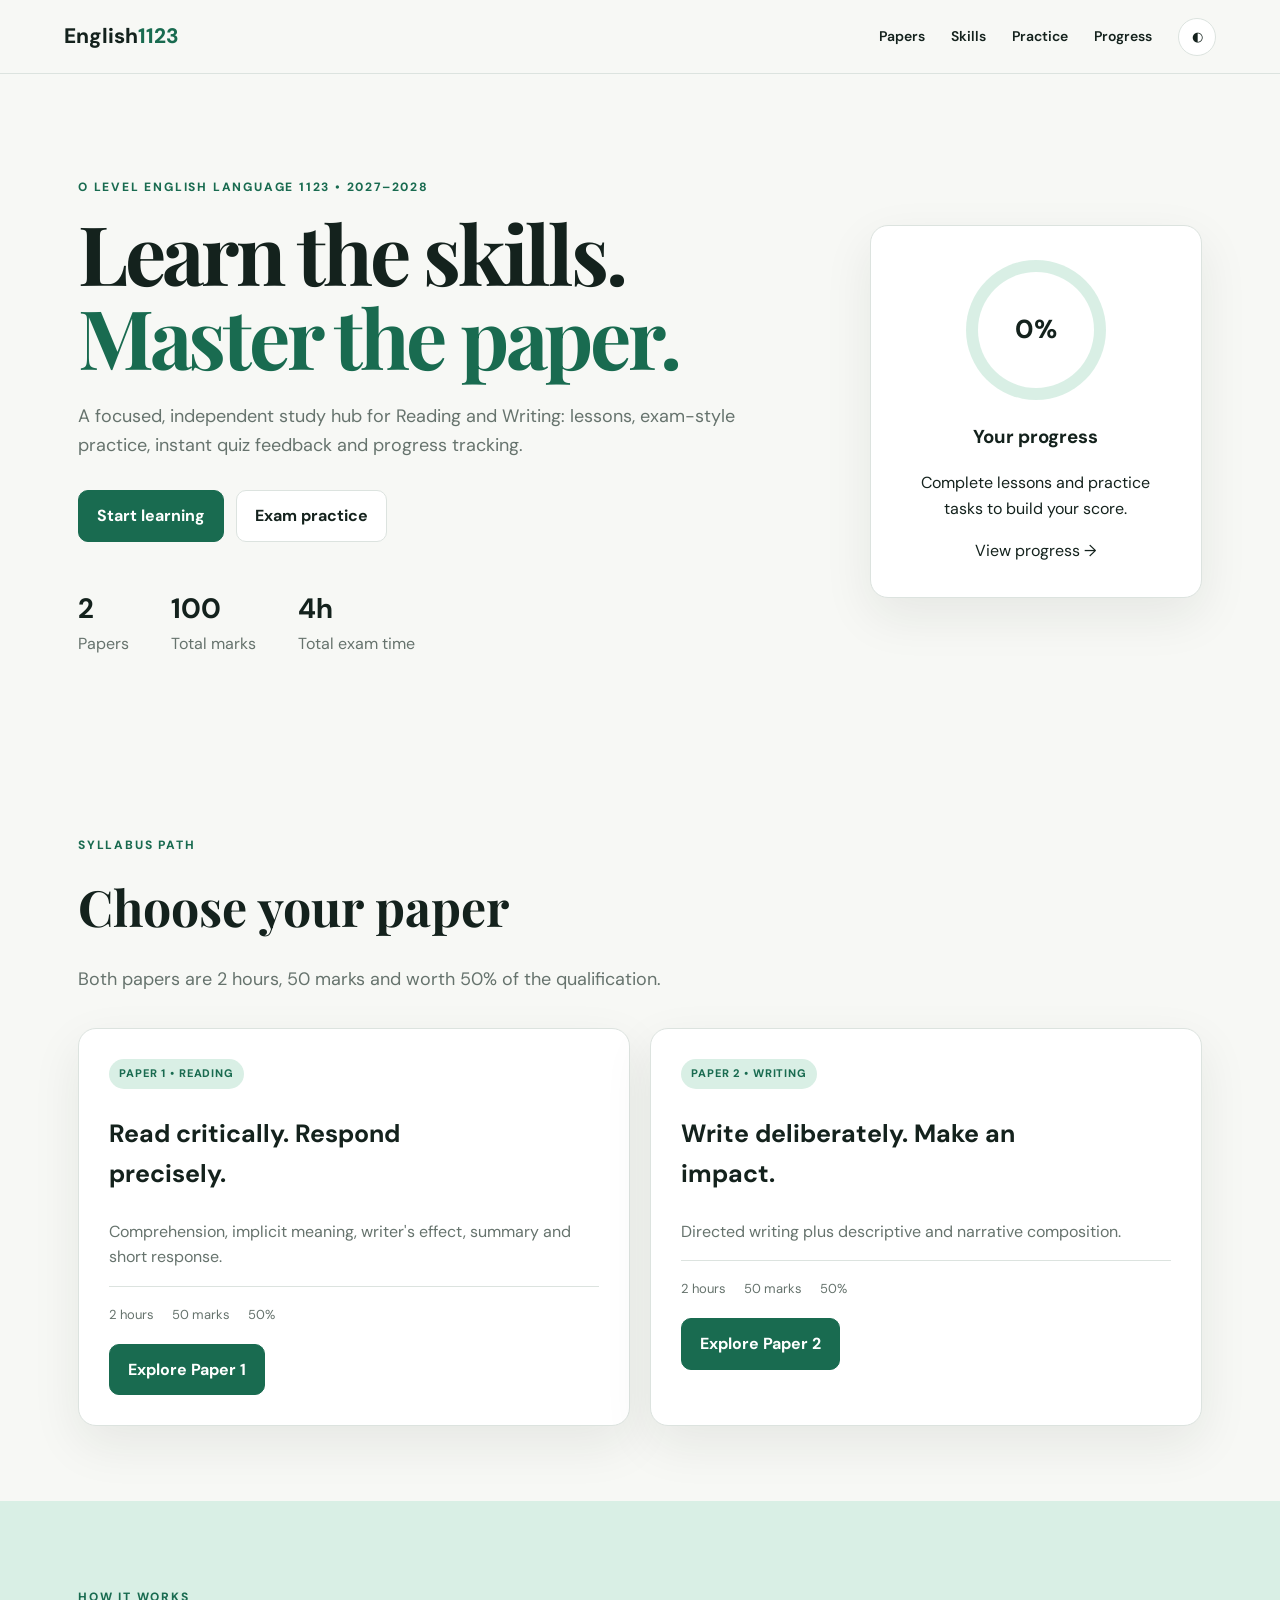
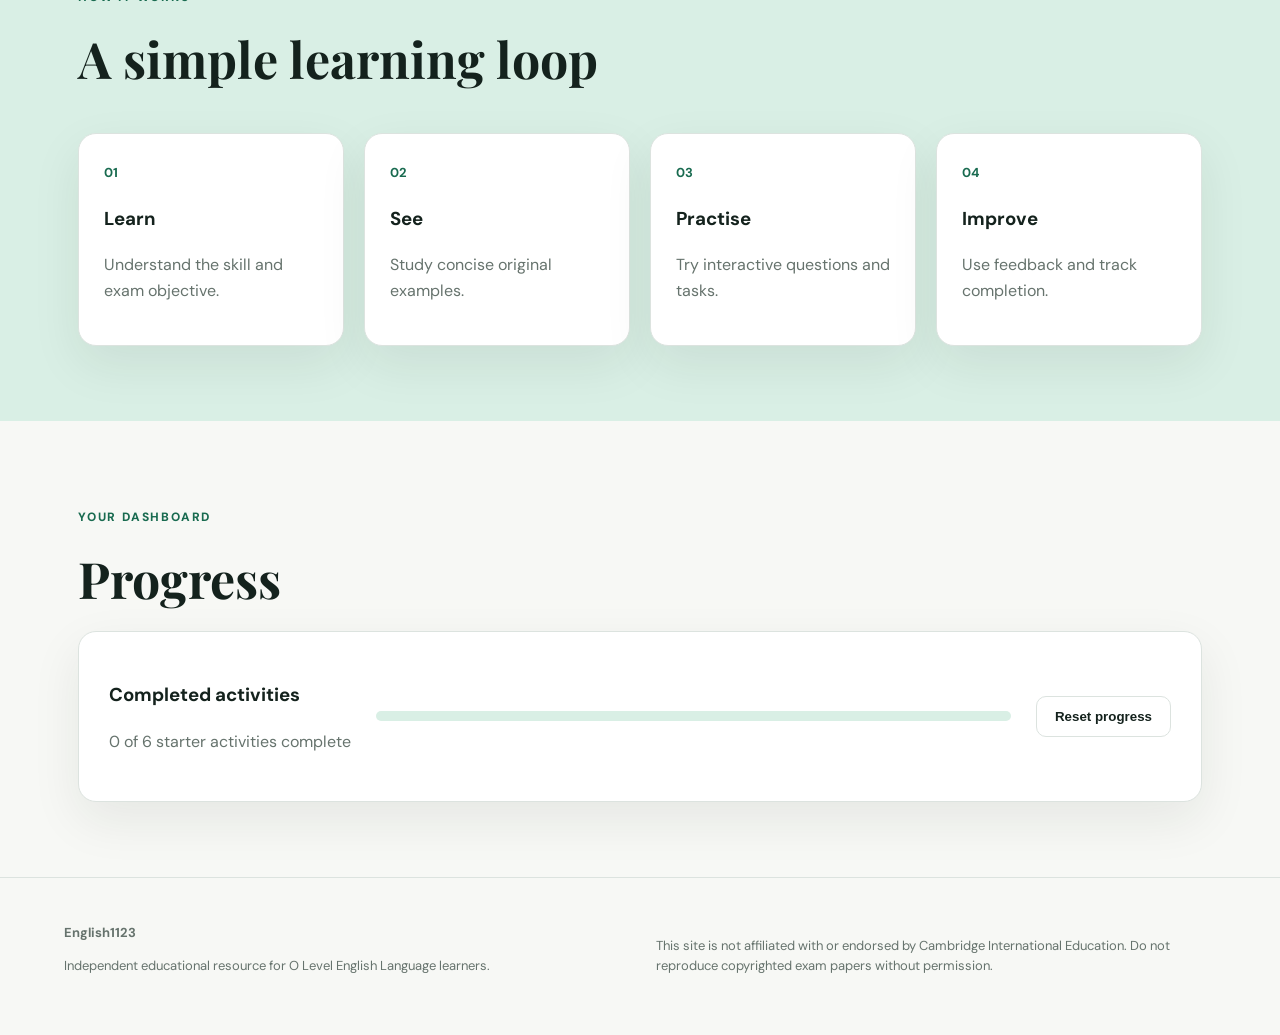
<file: index.html>
<!doctype html><html lang="en"><head><meta charset="utf-8"><meta name="viewport" content="width=device-width,initial-scale=1"><meta name="description" content="Independent study platform for O Level English Language 1123, structured around the 2027–2028 syllabus."><title>O Level English 1123 | Study Hub</title><link rel="stylesheet" href="css/style.css"></head><body>
<header class="topbar"><a class="brand" href="index.html">English<span>1123</span></a><button class="menu" aria-label="Open menu">☰</button><nav><a href="#papers">Papers</a><a href="pages/skills.html">Skills</a><a href="pages/practice.html">Practice</a><a href="#progress">Progress</a><button id="theme" class="iconbtn" aria-label="Toggle theme">◐</button></nav></header>
<main><section class="hero"><div><p class="eyebrow">O LEVEL ENGLISH LANGUAGE 1123 • 2027–2028</p><h1>Learn the skills.<br><span>Master the paper.</span></h1><p class="lead">A focused, independent study hub for Reading and Writing: lessons, exam-style practice, instant quiz feedback and progress tracking.</p><div class="actions"><a class="btn primary" href="#papers">Start learning</a><a class="btn" href="pages/practice.html">Exam practice</a></div><div class="stats"><div><b>2</b><span>Papers</span></div><div><b>100</b><span>Total marks</span></div><div><b>4h</b><span>Total exam time</span></div></div></div><aside class="hero-card"><div class="ring"><span id="overall">0%</span></div><h3>Your progress</h3><p>Complete lessons and practice tasks to build your score.</p><a href="#progress">View progress →</a></aside></section>
<section id="papers" class="section"><p class="eyebrow">SYLLABUS PATH</p><h2>Choose your paper</h2><p class="sectionintro">Both papers are 2 hours, 50 marks and worth 50% of the qualification.</p><div class="grid two"><article class="card paper"><span class="badge">PAPER 1 • READING</span><h3>Read critically. Respond precisely.</h3><p>Comprehension, implicit meaning, writer's effect, summary and short response.</p><div class="meta"><span>2 hours</span><span>50 marks</span><span>50%</span></div><a class="btn primary" href="pages/paper1.html">Explore Paper 1</a></article><article class="card paper"><span class="badge">PAPER 2 • WRITING</span><h3>Write deliberately. Make an impact.</h3><p>Directed writing plus descriptive and narrative composition.</p><div class="meta"><span>2 hours</span><span>50 marks</span><span>50%</span></div><a class="btn primary" href="pages/paper2.html">Explore Paper 2</a></article></div></section>
<section class="section soft"><p class="eyebrow">HOW IT WORKS</p><h2>A simple learning loop</h2><div class="grid four"><div class="step"><b>01</b><h3>Learn</h3><p>Understand the skill and exam objective.</p></div><div class="step"><b>02</b><h3>See</h3><p>Study concise original examples.</p></div><div class="step"><b>03</b><h3>Practise</h3><p>Try interactive questions and tasks.</p></div><div class="step"><b>04</b><h3>Improve</h3><p>Use feedback and track completion.</p></div></div></section>
<section id="progress" class="section"><p class="eyebrow">YOUR DASHBOARD</p><h2>Progress</h2><div class="card progress"><div><h3>Completed activities</h3><p id="progressText">0 of 6 starter activities complete</p></div><div class="bar"><i id="barFill"></i></div><button id="reset" class="btn">Reset progress</button></div></section>
</main><footer><div><b>English1123</b><p>Independent educational resource for O Level English Language learners.</p></div><p>This site is not affiliated with or endorsed by Cambridge International Education. Do not reproduce copyrighted exam papers without permission.</p></footer><script src="js/app.js"></script></body></html>
</file>
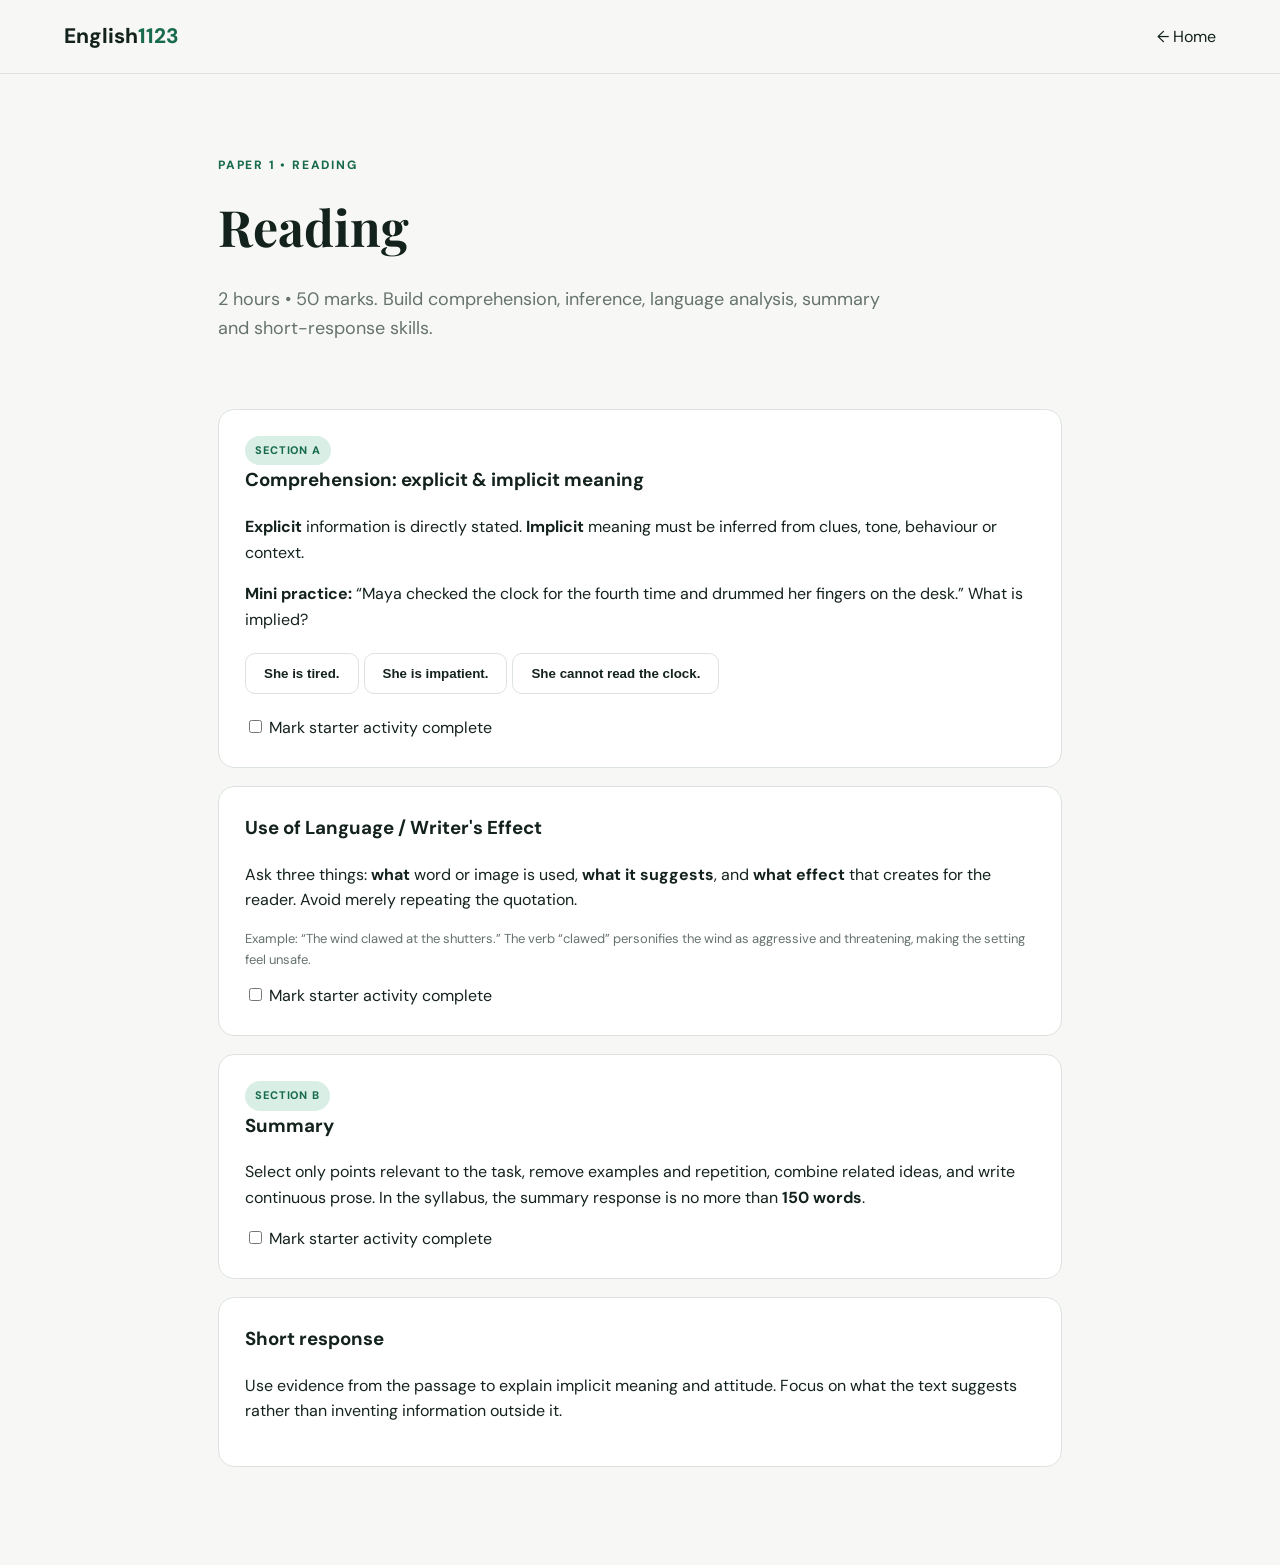
<file: pages/paper1.html>
<!doctype html><html lang="en"><head><meta charset="utf-8"><meta name="viewport" content="width=device-width,initial-scale=1"><title>Paper 1 | English1123</title><link rel="stylesheet" href="../css/style.css"></head><body><header class="topbar"><a class="brand" href="../index.html">English<span>1123</span></a><a href="../index.html">← Home</a></header><section class="lessonhero"><p class="eyebrow">PAPER 1 • READING</p><h2>Reading</h2><p class="lead">2 hours • 50 marks. Build comprehension, inference, language analysis, summary and short-response skills.</p></section><main class="lessonwrap"><article class="lesson"><span class="badge">SECTION A</span><h3>Comprehension: explicit & implicit meaning</h3><p><b>Explicit</b> information is directly stated. <b>Implicit</b> meaning must be inferred from clues, tone, behaviour or context.</p><div class="quiz"><p><b>Mini practice:</b> “Maya checked the clock for the fourth time and drummed her fingers on the desk.” What is implied?</p><button class="btn" data-answer="a" onclick="quiz(this,'b')">She is tired.</button><button class="btn" data-answer="b" onclick="quiz(this,'b')">She is impatient.</button><button class="btn" data-answer="c" onclick="quiz(this,'b')">She cannot read the clock.</button><p class="feedback"></p></div><label class="check"><input type="checkbox" data-task="p1-comprehension"> Mark starter activity complete</label></article><article class="lesson"><h3>Use of Language / Writer's Effect</h3><p>Ask three things: <b>what</b> word or image is used, <b>what it suggests</b>, and <b>what effect</b> that creates for the reader. Avoid merely repeating the quotation.</p><p class="small">Example: “The wind clawed at the shutters.” The verb “clawed” personifies the wind as aggressive and threatening, making the setting feel unsafe.</p><label><input type="checkbox" data-task="p1-language"> Mark starter activity complete</label></article><article class="lesson"><span class="badge">SECTION B</span><h3>Summary</h3><p>Select only points relevant to the task, remove examples and repetition, combine related ideas, and write continuous prose. In the syllabus, the summary response is no more than <b>150 words</b>.</p><label><input type="checkbox" data-task="p1-summary"> Mark starter activity complete</label></article><article class="lesson"><h3>Short response</h3><p>Use evidence from the passage to explain implicit meaning and attitude. Focus on what the text suggests rather than inventing information outside it.</p></article></main><script src="../js/app.js"></script></body></html>
</file>
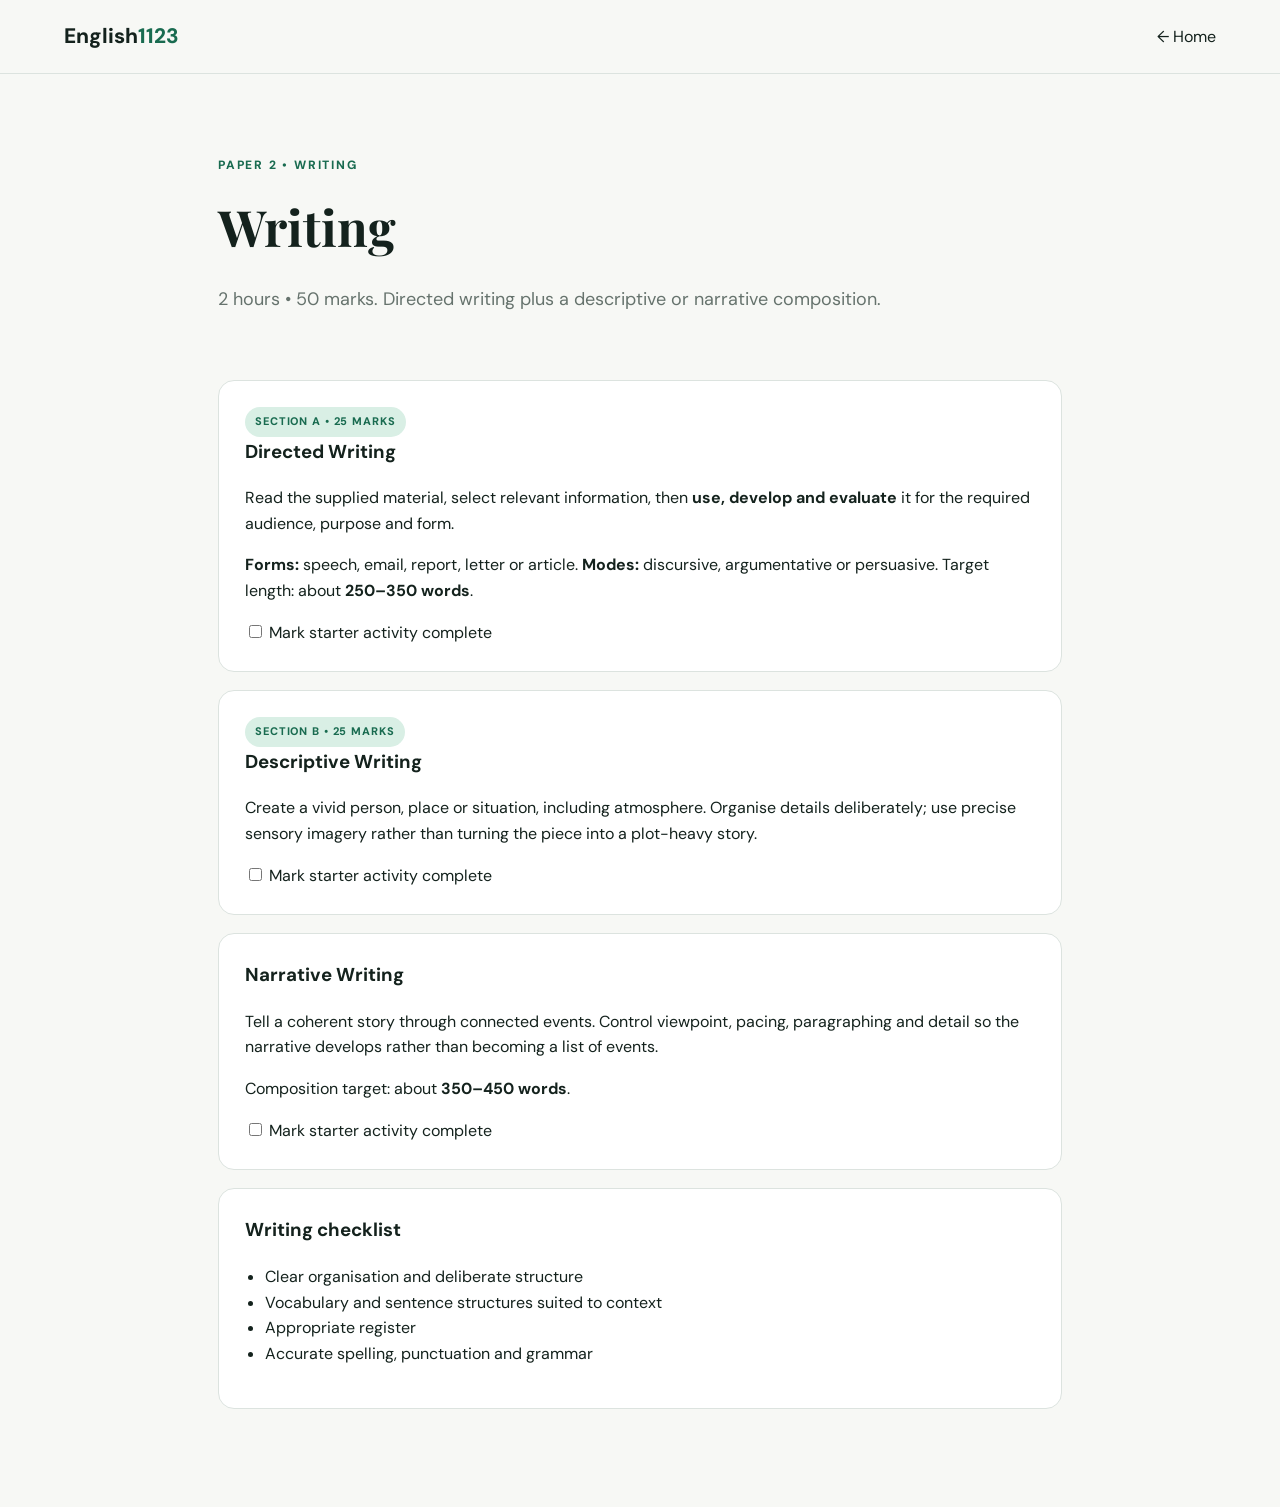
<file: pages/paper2.html>
<!doctype html><html lang="en"><head><meta charset="utf-8"><meta name="viewport" content="width=device-width,initial-scale=1"><title>Paper 2 | English1123</title><link rel="stylesheet" href="../css/style.css"></head><body><header class="topbar"><a class="brand" href="../index.html">English<span>1123</span></a><a href="../index.html">← Home</a></header><section class="lessonhero"><p class="eyebrow">PAPER 2 • WRITING</p><h2>Writing</h2><p class="lead">2 hours • 50 marks. Directed writing plus a descriptive or narrative composition.</p></section><main class="lessonwrap"><article class="lesson"><span class="badge">SECTION A • 25 MARKS</span><h3>Directed Writing</h3><p>Read the supplied material, select relevant information, then <b>use, develop and evaluate</b> it for the required audience, purpose and form.</p><p><b>Forms:</b> speech, email, report, letter or article. <b>Modes:</b> discursive, argumentative or persuasive. Target length: about <b>250–350 words</b>.</p><label><input type="checkbox" data-task="p2-directed"> Mark starter activity complete</label></article><article class="lesson"><span class="badge">SECTION B • 25 MARKS</span><h3>Descriptive Writing</h3><p>Create a vivid person, place or situation, including atmosphere. Organise details deliberately; use precise sensory imagery rather than turning the piece into a plot-heavy story.</p><label><input type="checkbox" data-task="p2-descriptive"> Mark starter activity complete</label></article><article class="lesson"><h3>Narrative Writing</h3><p>Tell a coherent story through connected events. Control viewpoint, pacing, paragraphing and detail so the narrative develops rather than becoming a list of events.</p><p>Composition target: about <b>350–450 words</b>.</p><label><input type="checkbox" data-task="p2-narrative"> Mark starter activity complete</label></article><article class="lesson"><h3>Writing checklist</h3><ul><li>Clear organisation and deliberate structure</li><li>Vocabulary and sentence structures suited to context</li><li>Appropriate register</li><li>Accurate spelling, punctuation and grammar</li></ul></article></main><script src="../js/app.js"></script></body></html>
</file>
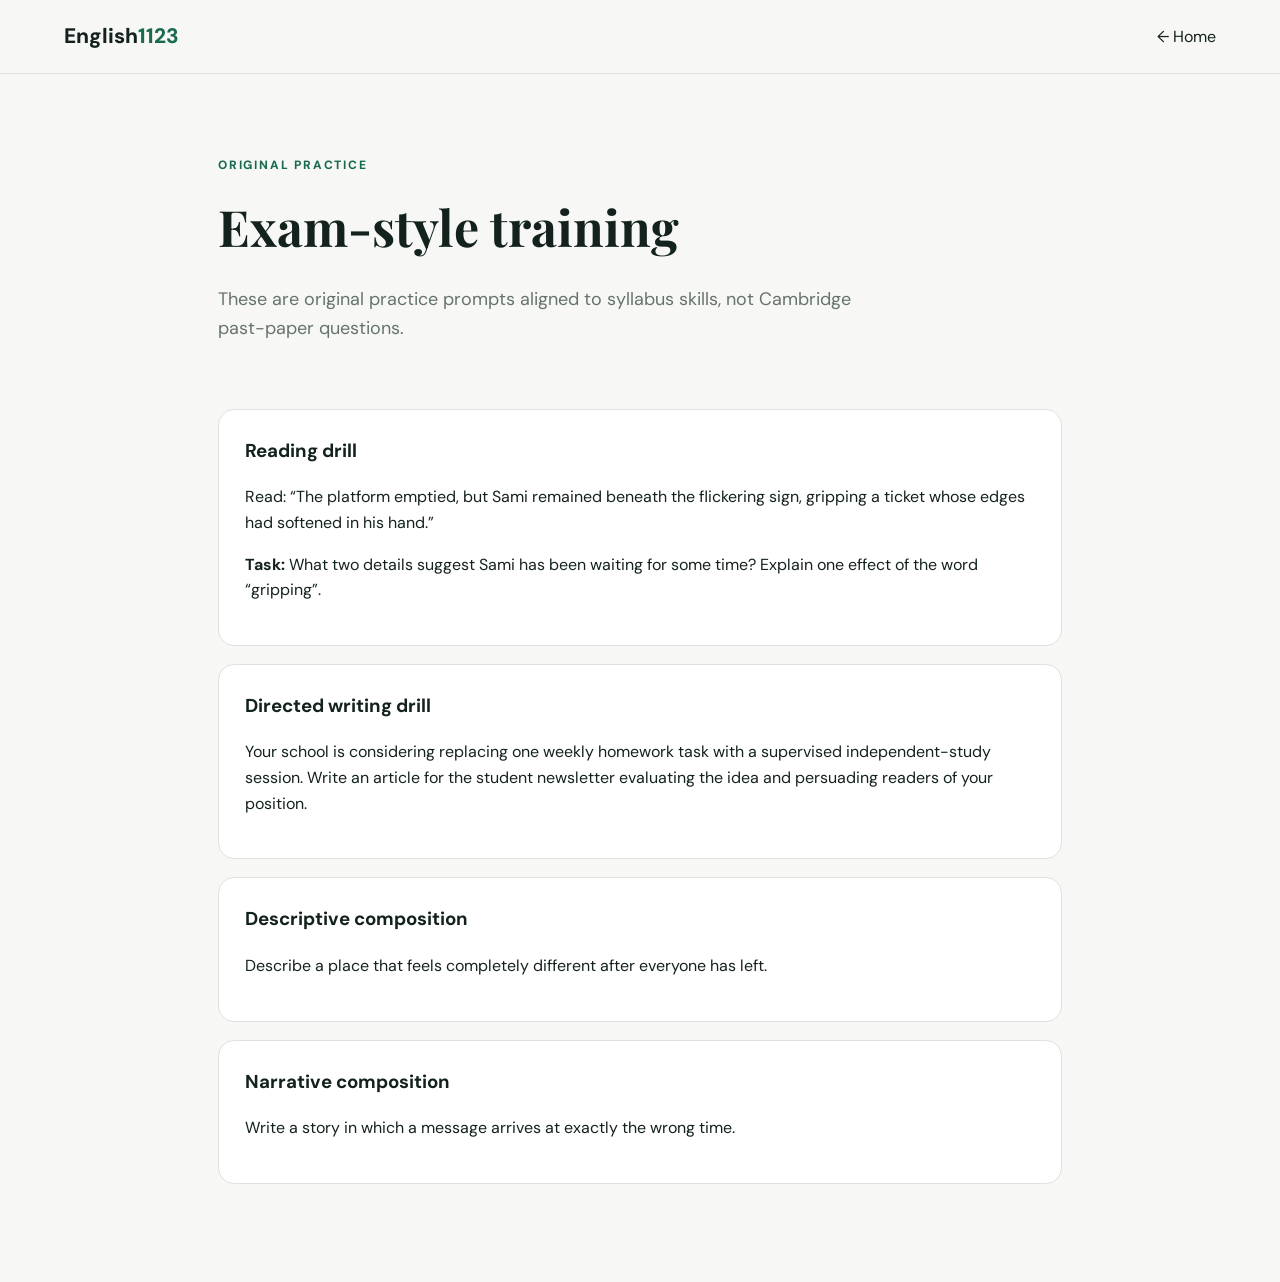
<file: pages/practice.html>
<!doctype html><html lang="en"><head><meta charset="utf-8"><meta name="viewport" content="width=device-width,initial-scale=1"><title>Practice | English1123</title><link rel="stylesheet" href="../css/style.css"></head><body><header class="topbar"><a class="brand" href="../index.html">English<span>1123</span></a><a href="../index.html">← Home</a></header><section class="lessonhero"><p class="eyebrow">ORIGINAL PRACTICE</p><h2>Exam-style training</h2><p class="lead">These are original practice prompts aligned to syllabus skills, not Cambridge past-paper questions.</p></section><main class="lessonwrap"><article class="lesson"><h3>Reading drill</h3><p>Read: “The platform emptied, but Sami remained beneath the flickering sign, gripping a ticket whose edges had softened in his hand.”</p><p><b>Task:</b> What two details suggest Sami has been waiting for some time? Explain one effect of the word “gripping”.</p></article><article class="lesson"><h3>Directed writing drill</h3><p>Your school is considering replacing one weekly homework task with a supervised independent-study session. Write an article for the student newsletter evaluating the idea and persuading readers of your position.</p></article><article class="lesson"><h3>Descriptive composition</h3><p>Describe a place that feels completely different after everyone has left.</p></article><article class="lesson"><h3>Narrative composition</h3><p>Write a story in which a message arrives at exactly the wrong time.</p></article></main></body></html>
</file>
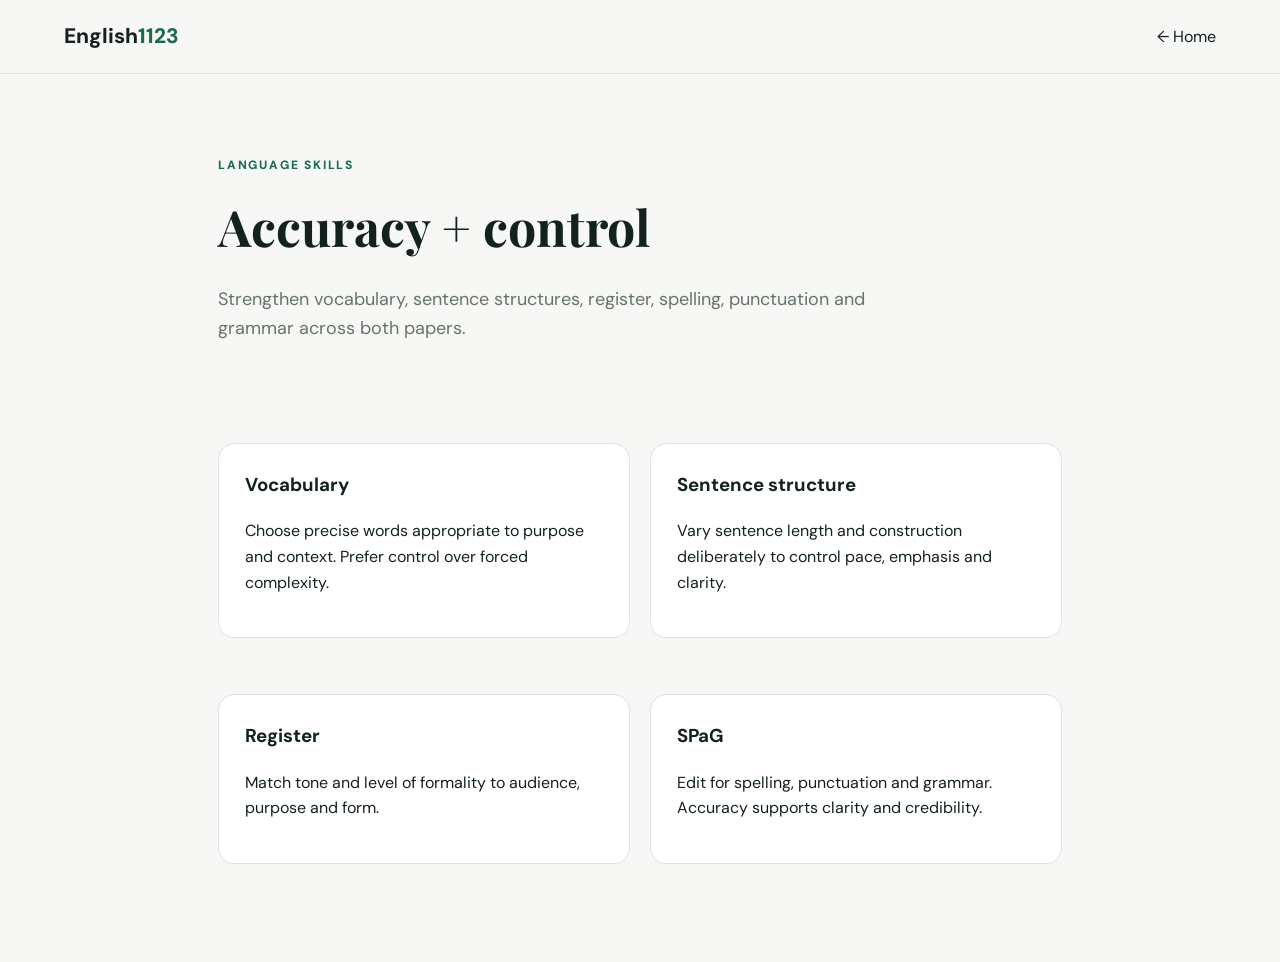
<file: pages/skills.html>
<!doctype html><html lang="en"><head><meta charset="utf-8"><meta name="viewport" content="width=device-width,initial-scale=1"><title>Language Skills | English1123</title><link rel="stylesheet" href="../css/style.css"></head><body><header class="topbar"><a class="brand" href="../index.html">English<span>1123</span></a><a href="../index.html">← Home</a></header><section class="lessonhero"><p class="eyebrow">LANGUAGE SKILLS</p><h2>Accuracy + control</h2><p class="lead">Strengthen vocabulary, sentence structures, register, spelling, punctuation and grammar across both papers.</p></section><main class="lessonwrap"><div class="grid two"><article class="lesson"><h3>Vocabulary</h3><p>Choose precise words appropriate to purpose and context. Prefer control over forced complexity.</p></article><article class="lesson"><h3>Sentence structure</h3><p>Vary sentence length and construction deliberately to control pace, emphasis and clarity.</p></article><article class="lesson"><h3>Register</h3><p>Match tone and level of formality to audience, purpose and form.</p></article><article class="lesson"><h3>SPaG</h3><p>Edit for spelling, punctuation and grammar. Accuracy supports clarity and credibility.</p></article></div></main></body></html>
</file>
<file: css/style.css>
@import url('https://fonts.googleapis.com/css2?family=DM+Sans:wght@400;500;600;700&family=Playfair+Display:wght@700&display=swap');
:root{--bg:#f7f8f5;--surface:#fff;--ink:#14221d;--muted:#66736d;--accent:#196b50;--accent2:#d9efe5;--line:#dce3df;--shadow:0 18px 50px rgba(20,34,29,.08)}*{box-sizing:border-box}html{scroll-behavior:smooth}body{margin:0;background:var(--bg);color:var(--ink);font-family:'DM Sans',system-ui,sans-serif;line-height:1.6}body.dark{--bg:#101613;--surface:#17201c;--ink:#edf5f1;--muted:#a7b4ae;--accent:#75d3aa;--accent2:#1d382d;--line:#2b3a34;--shadow:none}a{color:inherit;text-decoration:none}.topbar{height:74px;display:flex;align-items:center;justify-content:space-between;padding:0 max(5vw,24px);border-bottom:1px solid var(--line);background:color-mix(in srgb,var(--bg) 92%,transparent);position:sticky;top:0;z-index:20;backdrop-filter:blur(12px)}.brand{font-weight:800;font-size:21px}.brand span{color:var(--accent)}nav{display:flex;gap:26px;align-items:center}nav a{font-size:14px;font-weight:600}.menu{display:none;background:none;border:0;color:var(--ink);font-size:24px}.iconbtn{border:1px solid var(--line);background:var(--surface);color:var(--ink);border-radius:50%;width:38px;height:38px}.hero,.section{max-width:1180px;margin:auto;padding:92px 28px}.hero{min-height:620px;display:grid;grid-template-columns:1.5fr .7fr;gap:80px;align-items:center}.eyebrow{font-size:12px;letter-spacing:.15em;font-weight:800;color:var(--accent)}h1{font-family:'Playfair Display',serif;font-size:clamp(48px,7vw,82px);line-height:1.02;margin:14px 0 24px;letter-spacing:-.04em}h1 span{color:var(--accent)}h2{font-family:'Playfair Display',serif;font-size:clamp(34px,4vw,50px);margin:8px 0 12px}.lead,.sectionintro{color:var(--muted);font-size:18px;max-width:680px}.actions{display:flex;gap:12px;margin:30px 0}.btn{display:inline-flex;justify-content:center;align-items:center;padding:12px 18px;border:1px solid var(--line);border-radius:10px;background:var(--surface);color:var(--ink);font-weight:700;cursor:pointer}.btn.primary{background:var(--accent);border-color:var(--accent);color:#fff}.stats{display:flex;gap:42px;margin-top:45px}.stats div{display:flex;flex-direction:column}.stats b{font-size:28px}.stats span,.meta,.card p,.step p{color:var(--muted)}.hero-card,.card,.step{background:var(--surface);border:1px solid var(--line);border-radius:18px;box-shadow:var(--shadow)}.hero-card{padding:34px;text-align:center}.ring{width:140px;height:140px;border-radius:50%;margin:0 auto 22px;display:grid;place-items:center;background:conic-gradient(var(--accent) calc(var(--p,0)*1%),var(--accent2) 0);position:relative}.ring:after{content:"";position:absolute;inset:12px;background:var(--surface);border-radius:50%}.ring span{z-index:1;font-size:26px;font-weight:800}.section{padding-top:75px;padding-bottom:75px}.soft{max-width:none;background:var(--accent2)}.soft>*{max-width:1124px;margin-left:auto;margin-right:auto}.grid{display:grid;gap:20px;margin-top:34px}.grid.two{grid-template-columns:repeat(2,1fr)}.grid.four{grid-template-columns:repeat(4,1fr)}.card{padding:30px}.paper h3{font-size:25px;max-width:390px}.badge{display:inline-block;padding:6px 10px;border-radius:99px;background:var(--accent2);color:var(--accent);font-size:11px;font-weight:800;letter-spacing:.08em}.meta{display:flex;gap:18px;font-size:13px;border-top:1px solid var(--line);padding:18px 0}.step{padding:25px}.step>b{color:var(--accent);font-size:13px}.progress{display:flex;gap:25px;align-items:center}.progress>div:first-child{min-width:230px}.bar{height:10px;background:var(--accent2);border-radius:10px;flex:1;overflow:hidden}.bar i{display:block;height:100%;width:0;background:var(--accent);transition:.4s}footer{padding:45px max(5vw,28px);border-top:1px solid var(--line);display:flex;justify-content:space-between;gap:40px;color:var(--muted);font-size:13px}footer p{max-width:560px}.lessonhero{max-width:900px;margin:auto;padding:70px 28px 30px}.lessonwrap{max-width:900px;margin:auto;padding:0 28px 80px}.lesson{margin:18px 0;padding:26px;background:var(--surface);border:1px solid var(--line);border-radius:16px}.lesson h3{margin-top:0}.lesson ul{padding-left:20px}.check{margin-top:15px}.quiz button{margin:5px 5px 5px 0}.feedback{font-weight:700;margin-top:12px}.small{font-size:13px;color:var(--muted)}@media(max-width:760px){.topbar nav{display:none;position:absolute;top:74px;left:0;right:0;background:var(--surface);padding:20px 28px;flex-direction:column;align-items:flex-start;border-bottom:1px solid var(--line)}.topbar nav.open{display:flex}.menu{display:block}.hero{grid-template-columns:1fr;gap:35px;padding-top:60px}.grid.two,.grid.four{grid-template-columns:1fr}.stats{gap:24px}.progress,footer{flex-direction:column;align-items:stretch}}
</file>
